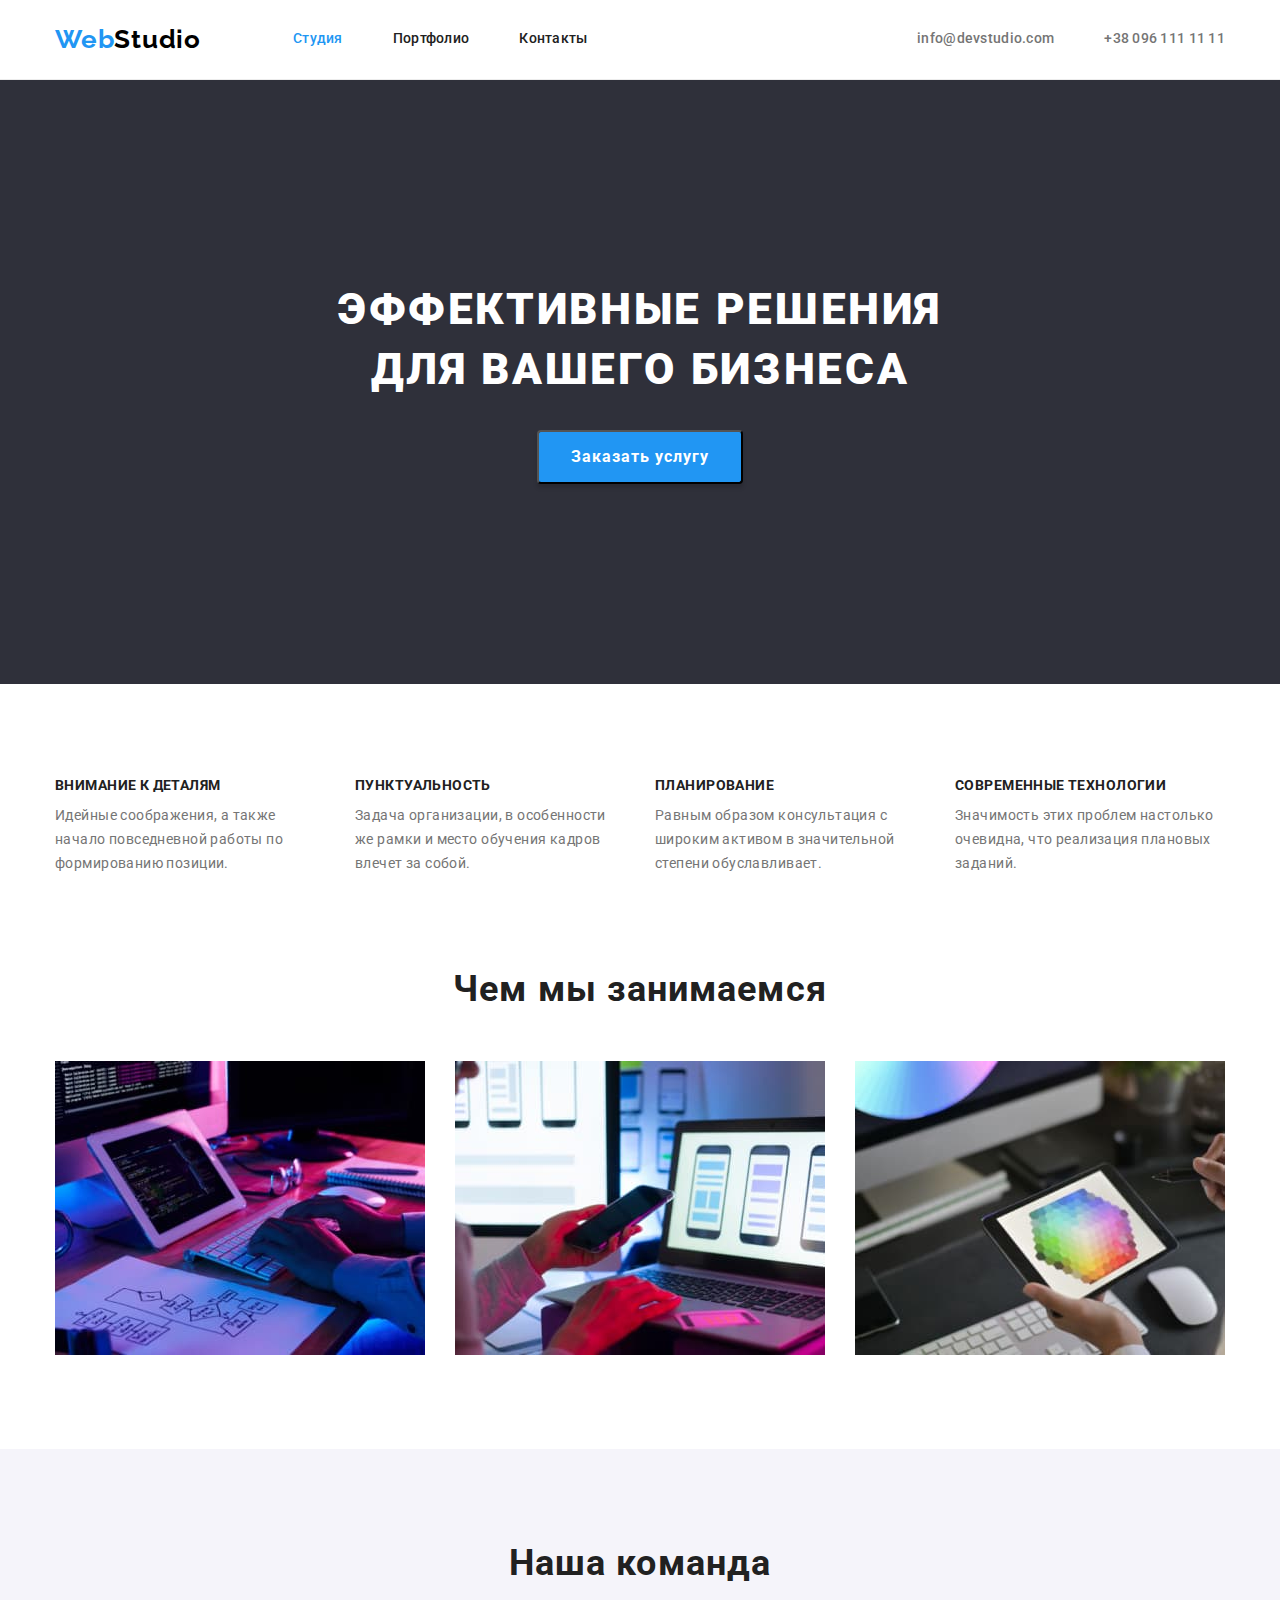
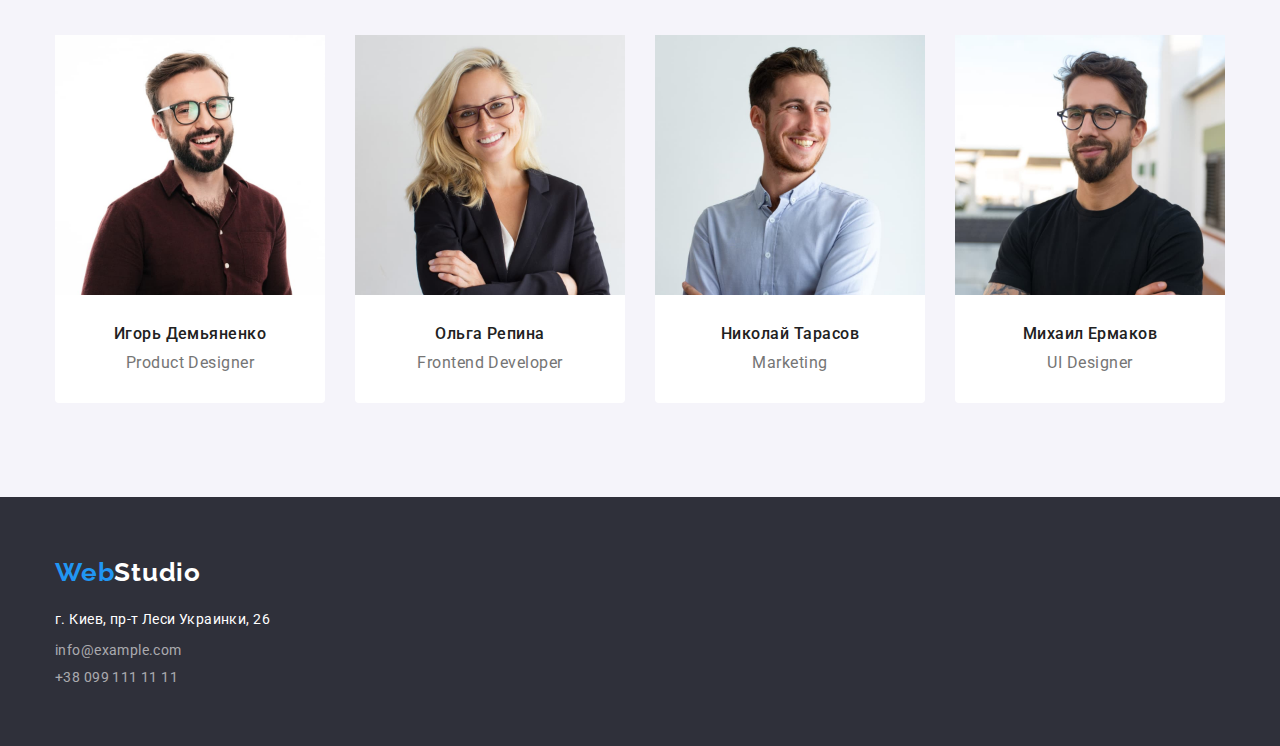
<file: index.html>
<!DOCTYPE html>
<html lang="ru">
  <head>
    <link
      rel="stylesheet"
      href="https://cdnjs.cloudflare.com/ajax/libs/modern-normalize/1.0.0/modern-normalize.min.css"
    />
    <meta charset="UTF-8" />
    <meta http-equiv="X-UA-Compatible" content="IE=edge" />
    <meta name="viewport" content="width=device-width, initial-scale=1.0" />
    <title>WebStudio</title>

    <link rel="preconnect" href="https://fonts.gstatic.com" />
    <link
      href="https://fonts.googleapis.com/css2?family=Raleway:wght@700&family=Roboto:wght@400;500;700;900&display=swap"
      rel="stylesheet"
    />
    <link rel="stylesheet" href="./css/styles.css" />
  </head>

  <body>
    <!--header-->
    <header class="header">
      <div class="container header-container">
        <nav class="main-navigation">
          <a class="logo link" href="./"
            ><span class="logo-color-one">Web</span
            ><span class="logo-color-two">Studio</span></a
          >

          <ul class="menu list">
            <li class="menu-item">
              <a class="menu-link link current" href="./">Студия</a>
            </li>
            <li class="menu-item">
              <a class="menu-link link" href="./portfolio.html">Портфолио</a>
            </li>
            <li class="menu-item">
              <a class="menu-link link" href="">Контакты</a>
            </li>
          </ul>
        </nav>
        <ul class="contact-header list">
          <li class="contact-header-item">
            <a class="contact-header-link link" href="mailto:info@devstudio.com"
              >info@devstudio.com</a
            >
          </li>
          <li class="contact-header-item">
            <a class="contact-header-link link" href="tel:+380961111111"
              >+38 096 111 11 11</a
            >
          </li>
        </ul>
      </div>
    </header>

    <main>
      <!--Герой-->
      <section class="hero">
        <div class="hero-container container">
          <h1 class="hero-title">
            Эффективные решения<br />для вашего бизнеса
          </h1>
          <button class="modal-button" type="button">Заказать услугу</button>
        </div>
      </section>

      <!--Особенности-->
      <section class="features">
        <div class="container">
          <h2 hidden>Особенности</h2>
          <ul class="features-list list">
            <li class="features-item">
              <p class="features-title">Внимание к деталям</p>
              <p class="features-description">
                Идейные соображения, а также начало повседневной работы по
                формированию позиции.
              </p>
            </li>
            <li class="features-item">
              <p class="features-title">Пунктуальность</p>
              <p class="features-description">
                Задача организации, в особенности же рамки и место обучения
                кадров влечет за собой.
              </p>
            </li>
            <li class="features-item">
              <p class="features-title">Планирование</p>
              <p class="features-description">
                Равным образом консультация с широким активом в значительной
                степени обуславливает.
              </p>
            </li>
            <li class="features-item">
              <p class="features-title">Современные технологии</p>
              <p class="features-description">
                Значимость этих проблем настолько очевидна, что реализация
                плановых заданий.
              </p>
            </li>
          </ul>
        </div>
      </section>

      <!--Чем мы занимаемся-->
      <section class="services">
        <div class="container">
          <h2 class="services-heading">Чем мы занимаемся</h2>
          <ul class="services-list list">
            <li class="services-list-item">
              <img
                src="./images/services/services-1.jpg"
                alt="Программист набирает код"
                width="370"
                height="294"
              />
            </li>
            <li class="services-list-item">
              <img
                src="./images/services/services-2.jpg"
                alt="Дизанер создает прототип сайта"
                width="370"
                height="294"
              />
            </li>
            <li class="services-list-item">
              <img
                src="./images/services/services-3.jpg"
                alt="Дизайнер выбирает цветовую схему для саййта"
                width="370"
                height="294"
              />
            </li>
          </ul>
        </div>
      </section>

      <!--Наша команда-->
      <section class="team">
        <div class="container">
          <h2 class="team-heading">Наша команда</h2>
          <ul class="team-list list">
            <li class="team-list-item">
              <img
                src="./images/team/igor-demyanenko.jpg"
                alt="Фотография Игоря Демьяненко"
                width="270"
                height="260"
              />
              <div class="team-member-frame">
                <h3 class="team-member-name">Игорь Демьяненко</h3>
                <p class="team-member-position" lang="en">Product Designer</p>
              </div>
            </li>
            <li class="team-list-item">
              <img
                src="./images/team/olga-repina.jpg"
                alt="Фотография Ольги Репиной"
                width="270"
                height="260"
              />
              <div class="team-member-frame">
                <h3 class="team-member-name">Ольга Репина</h3>
                <p class="team-member-position" lang="en">Frontend Developer</p>
              </div>
            </li>
            <li class="team-list-item">
              <img
                src="./images/team/nikolay-tarasov.jpg"
                alt="Фотография Николая Тарасова"
                width="270"
                height="260"
              />
              <div class="team-member-frame">
                <h3 class="team-member-name">Николай Тарасов</h3>
                <p class="team-member-position" lang="en">Marketing</p>
              </div>
            </li>
            <li class="team-list-item">
              <img
                src="./images/team/mikhail-ermakov.jpg"
                alt="Фотография Михаила Ермакова"
                width="270"
                height="260"
              />
              <div class="team-member-frame">
                <h3 class="team-member-name">Михаил Ермаков</h3>
                <p class="team-member-position" lang="en">UI Designer</p>
              </div>
            </li>
          </ul>
        </div>
      </section>
    </main>

    <!--Футер-->
    <footer class="footer">
      <div class="footer-container container">
        <div class="logo-footer">
          <a class="logo link" href="./"
            ><span class="logo-color-one">Web</span
            ><span class="logo-color-three">Studio</span></a
          >
        </div>

        <address class="footer-address">
          <ul class="footer-address-list list">
            <li class="fotter-address-item">
              <a
                class="fotter-address-link link"
                href="https://goo.gl/maps/drPXnBKoKRhrvhJq7"
                target="_blank"
                rel="noopener noreferrer"
                >г. Киев, пр-т Леси Украинки, 26</a
              >
            </li>
            <li class="fotter-address-item">
              <a class="fotter-contact-link link" href="mailto:info@example.com"
                >info@example.com</a
              >
            </li>
            <li class="fotter-address-item">
              <a class="fotter-contact-link link" href="tel:+380991111111"
                >+38 099 111 11 11</a
              >
            </li>
          </ul>
        </address>
      </div>
    </footer>
  </body>
</html>
</file>
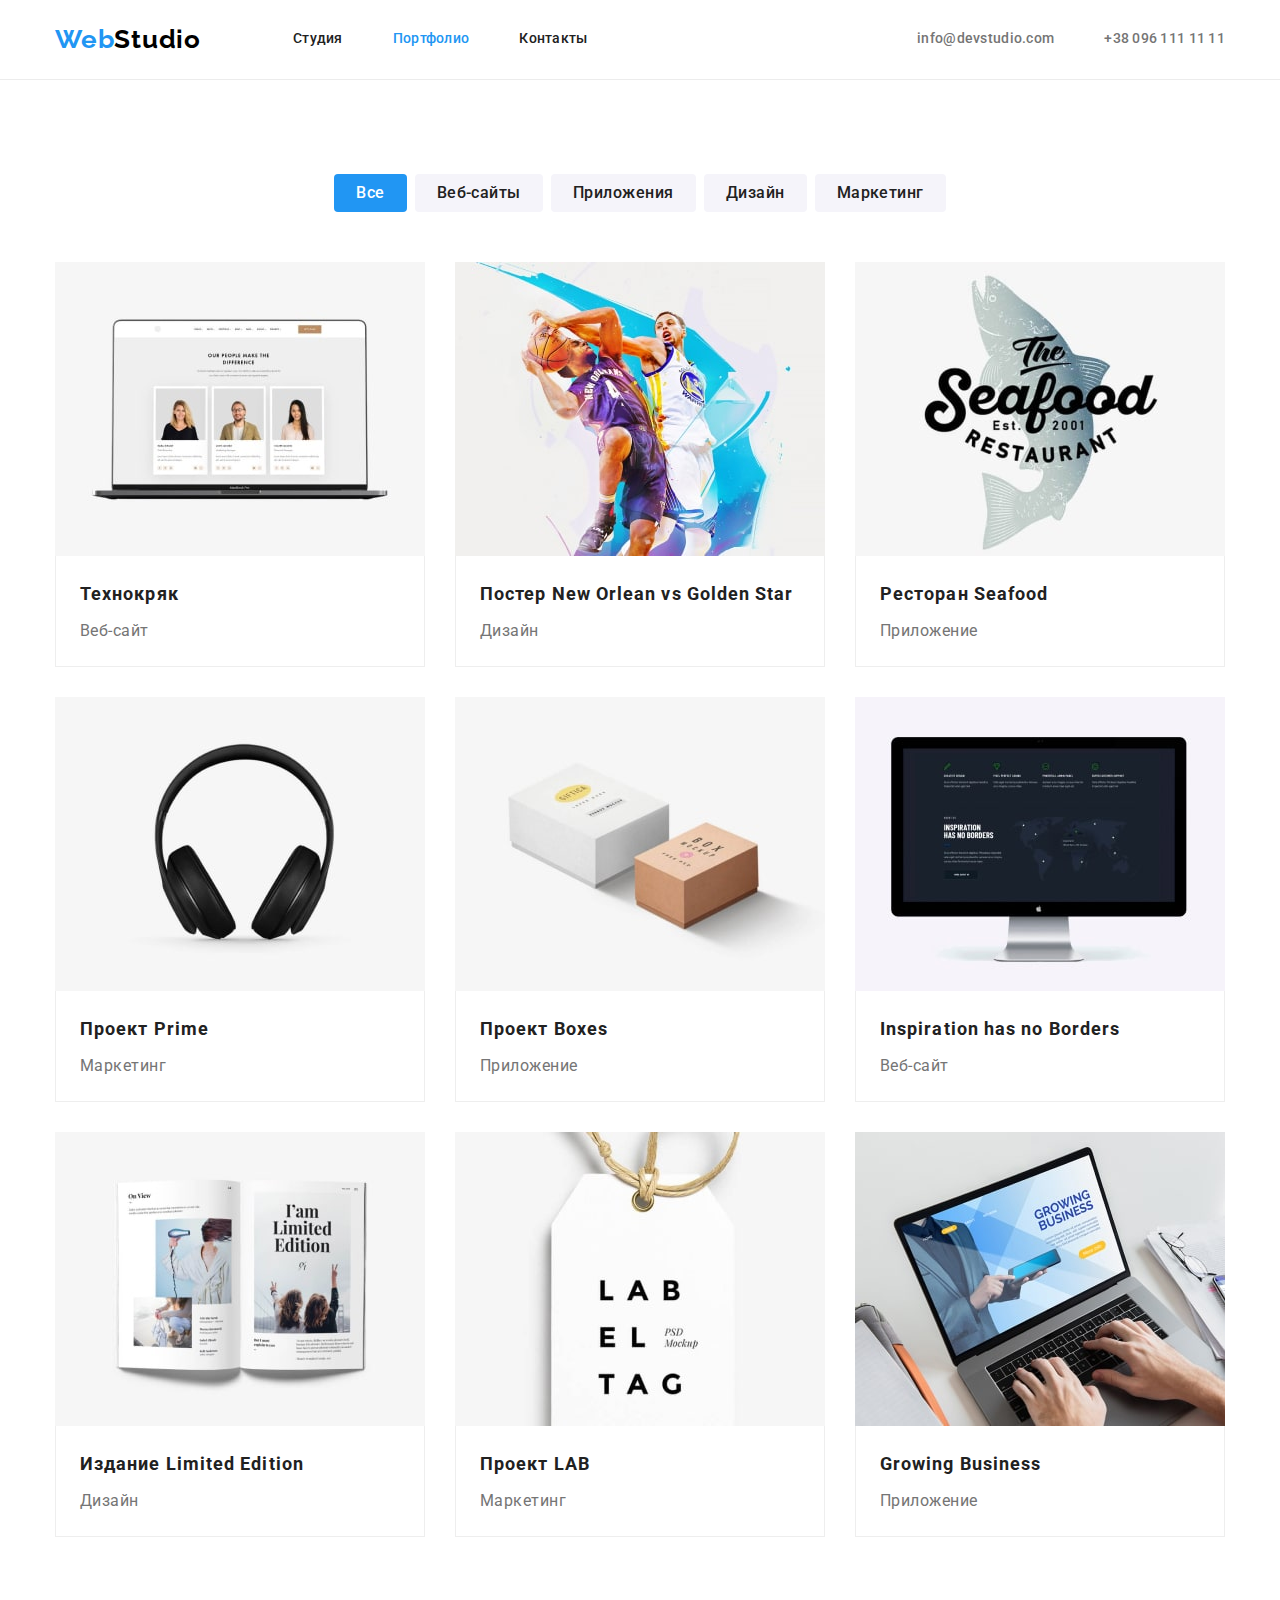
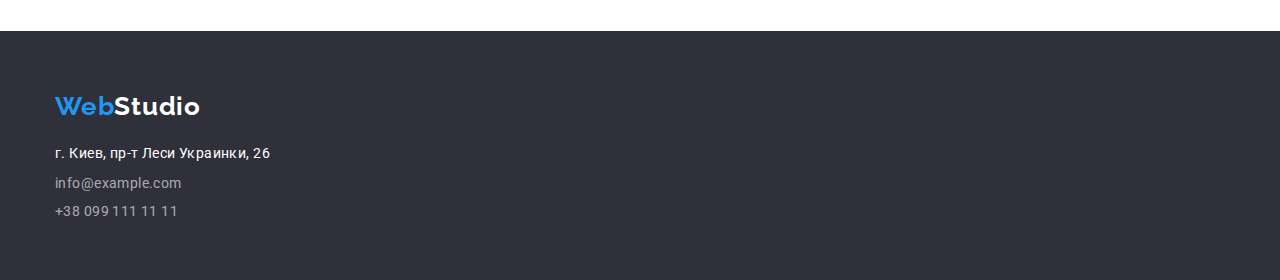
<file: portfolio.html>
<!DOCTYPE html>
<html lang="ru">
  <head>
    <link
      rel="stylesheet"
      href="https://cdnjs.cloudflare.com/ajax/libs/modern-normalize/1.0.0/modern-normalize.min.css"
    />
    <meta charset="UTF-8" />
    <meta http-equiv="X-UA-Compatible" content="IE=edge" />
    <meta name="viewport" content="width=device-width, initial-scale=1.0" />
    <title>Портфолио</title>

    <link rel="preconnect" href="https://fonts.gstatic.com" />
    <link
      href="https://fonts.googleapis.com/css2?family=Raleway:wght@700&family=Roboto:wght@400;500;700;900&display=swap"
      rel="stylesheet"
    />
    <link rel="stylesheet" href="./css/styles.css" />
  </head>

  <body>
    <!--header-->
    <header class="header">
      <div class="container header-container">
        <nav class="main-navigation">
          <a class="logo link" href="./"
            ><span class="logo-color-one">Web</span
            ><span class="logo-color-two">Studio</span></a
          >

          <ul class="menu list">
            <li class="menu-item">
              <a class="menu-link link" href="./">Студия</a>
            </li>
            <li class="menu-item">
              <a class="menu-link link current" href="./portfolio.html"
                >Портфолио</a
              >
            </li>
            <li class="menu-item">
              <a class="menu-link link" href="">Контакты</a>
            </li>
          </ul>
        </nav>
        <ul class="contact-header list">
          <li class="contact-header-item">
            <a class="contact-header-link link" href="mailto:info@devstudio.com"
              >info@devstudio.com</a
            >
          </li>
          <li class="contact-header-item">
            <a class="contact-header-link link" href="tel:+380961111111"
              >+38 096 111 11 11</a
            >
          </li>
        </ul>
      </div>
    </header>

    <main>
      <section class="portfolio">
        <div class="portfolio-container container">
          <h1 hidden>Портфолио</h1>

          <!--фильтр по работам-->
          <ul class="filter-list list">
            <li class="filter-item">
              <button class="filter-buttom current" type="button">Все</button>
            </li>
            <li class="filter-item">
              <button class="filter-buttom" type="button">Веб-сайты</button>
            </li>
            <li class="filter-item">
              <button class="filter-buttom" type="button">Приложения</button>
            </li>
            <li class="filter-item">
              <button class="filter-buttom" type="button">Дизайн</button>
            </li>
            <li class="filter-item">
              <button class="filter-buttom" type="button">Маркетинг</button>
            </li>
          </ul>

          <!--работы в портфолио-->
          <ul class="portfolio-list list">
            <li class="portfolio-item">
              <img
                src="./images/portfolio/portfilio-1.jpg"
                alt="Веб-сайт Технокряк"
                width="370"
                height="294"
              />
              <div class="portfolio-item-frame">
                <h3 class="portfolio-item-name">Технокряк</h3>
                <p class="portfolio-item-description">Веб-сайт</p>
              </div>
            </li>
            <li class="portfolio-item">
              <img
                src="./images/portfolio/portfilio-2.jpg"
                alt="Дизайн Постера New Orlean vs Golden Star"
                width="370"
                height="294"
              />
              <div class="portfolio-item-frame">
                <h3 class="portfolio-item-name">
                  Постер New Orlean vs Golden Star
                </h3>
                <p class="portfolio-item-description">Дизайн</p>
              </div>
            </li>
            <li class="portfolio-item">
              <img
                src="./images/portfolio/portfilio-3.jpg"
                alt="Приложение для ресторан Seafood"
                width="370"
                height="294"
              />
              <div class="portfolio-item-frame">
                <h3 class="portfolio-item-name">Ресторан Seafood</h3>
                <p class="portfolio-item-description">Приложение</p>
              </div>
            </li>
            <li class="portfolio-item">
              <img
                src="./images/portfolio/portfilio-4.jpg"
                alt="Маркетинг для проекта Prime"
                width="370"
                height="294"
              />
              <div class="portfolio-item-frame">
                <h3 class="portfolio-item-name">Проект Prime</h3>
                <p class="portfolio-item-description">Маркетинг</p>
              </div>
            </li>
            <li class="portfolio-item">
              <img
                src="./images/portfolio/portfilio-5.jpg"
                alt="Приложение для проекта Boxes"
                width="370"
                height="294"
              />
              <div class="portfolio-item-frame">
                <h3 class="portfolio-item-name">Проект Boxes</h3>
                <p class="portfolio-item-description">Приложение</p>
              </div>
            </li>
            <li class="portfolio-item">
              <img
                src="./images/portfolio/portfilio-6.jpg"
                alt="Веб-сайт для Inspiration has no Borders"
                width="370"
                height="294"
              />
              <div class="portfolio-item-frame">
                <h3 class="portfolio-item-name">Inspiration has no Borders</h3>
                <p class="portfolio-item-description">Веб-сайт</p>
              </div>
            </li>
            <li class="portfolio-item">
              <img
                src="./images/portfolio/portfilio-7.jpg"
                alt="Дизайн для издания Limited Edition"
                width="370"
                height="294"
              />
              <div class="portfolio-item-frame">
                <h3 class="portfolio-item-name">Издание Limited Edition</h3>
                <p class="portfolio-item-description">Дизайн</p>
              </div>
            </li>
            <li class="portfolio-item">
              <img
                src="./images/portfolio/portfilio-8.jpg"
                alt="Маркетинг для проекта LAB"
                width="370"
                height="294"
              />
              <div class="portfolio-item-frame">
                <h3 class="portfolio-item-name">Проект LAB</h3>
                <p class="portfolio-item-description">Маркетинг</p>
              </div>
            </li>
            <li class="portfolio-item">
              <img
                src="./images/portfolio/portfilio-9.jpg"
                alt="Приложение для Growing Business"
                width="370"
                height="294"
              />
              <div class="portfolio-item-frame">
                <h3 class="portfolio-item-name">Growing Business</h3>
                <p class="portfolio-item-description">Приложение</p>
              </div>
            </li>
          </ul>
        </div>
      </section>
    </main>

    <!--Футер-->
    <footer class="footer">
      <div class="footer-container container">
        <div class="logo-footer">
          <a class="logo link" href="./"
            ><span class="logo-color-one">Web</span
            ><span class="logo-color-three">Studio</span></a
          >
        </div>

        <address class="footer-address">
          <ul class="footer-address-list list">
            <li class="fotter-address-item">
              <a
                class="fotter-address-link link"
                href="https://goo.gl/maps/drPXnBKoKRhrvhJq7"
                target="_blank"
                rel="noopener noreferrer"
                >г. Киев, пр-т Леси Украинки, 26</a
              >
            </li>
            <li class="fotter-address-item">
              <a class="fotter-contact-link link" href="mailto:info@example.com"
                >info@example.com</a
              >
            </li>
            <li class="fotter-address-item">
              <a class="fotter-contact-link link" href="tel:+380991111111"
                >+38 099 111 11 11</a
              >
            </li>
          </ul>
        </address>
      </div>
    </footer>
  </body>
</html>
</file>
<file: css/styles.css>
/*variable*/
:root {
  --main-font: "Roboto", sans-serif;
  --secondary-font: "Raleway", sans-serif;
  --accent-color: #2196f3;
  --text-title-color: #212121;
}

/* reset styles by tag selector*/

h1,
h2,
h3,
h4,
h5,
h6,
p {
  margin-top: 0;
  margin-bottom: 0;
}

ul,
ol {
  margin-top: 0;
  margin-bottom: 0;
  padding-left: 0;
}

img {
  display: block;
}

.list {
  list-style: none;
}

.link {
  text-decoration: none;
}

/*general*/

.container {
  width: 1200px;
  margin: 0 auto;
  padding-left: 15px;
  padding-right: 15px;
}

body {
  font-family: var(--main-font);
}

/*=======HEADER=======*/

.header {
  padding-top: 24px;
  padding-bottom: 24px;

  font-family: var(--main-font);
  font-weight: 500;
  font-size: 14px;
  line-height: 1.14;
  letter-spacing: 0.02em;

  border-bottom: 1px solid #ececec;
}

.header-container {
  display: flex;
  align-items: center;
  justify-content: space-between;
}

/*LOGO*/
.logo {
  margin-right: 92px;

  font-family: var(--secondary-font);
  font-weight: 700;
  font-size: 26px;
  line-height: 1.19;
  letter-spacing: 0.03em;
}
.logo-color-one {
  color: var(--accent-color);
}
.logo-color-two {
  color: #000000;
}
.logo-color-three {
  color: #ffffff;
}
/*END LOGO*/

.main-navigation {
  display: flex;
}

.menu {
  display: flex;
  align-items: center;
}
.menu-item:not(:last-child) {
  margin-right: 50px;
}

.menu-link {
  color: var(--text-title-color);
}

.menu-link.current {
  color: var(--accent-color);
}

.menu-link:hover,
.menu-link:focus {
  color: var(--accent-color);
}

.contact-header {
  display: flex;
}
.contact-header-item:not(:last-child) {
  margin-right: 50px;
}
.contact-header-link {
  color: #757575;
}
.contact-header-link:hover,
.contact-header-link:focus {
  color: var(--accent-color);
}
/*=======END HEADER=======*/

/*=======HERO=======*/
.hero {
  padding: 200px 0;
  text-align: center;
  background: #2f303a;
}
.hero-container {
}
.hero-title {
  margin-bottom: 30px;

  font-family: var(--main-font);
  font-weight: 900;
  font-size: 44px;
  line-height: 1.36;

  text-align: center;
  letter-spacing: 0.06em;
  text-transform: uppercase;

  color: #ffffff;
}
.modal-button {
  padding: 10px 32px;

  font-family: var(--main-font);
  font-weight: 700;
  font-size: 16px;
  line-height: 1.88;
  align-items: center;
  text-align: center;
  letter-spacing: 0.06em;

  color: #ffffff;
  background-color: var(--accent-color);
  box-shadow: 0px 4px 4px rgba(0, 0, 0, 0.15);
  border-radius: 4px;
  cursor: pointer;
}

/*=======END HERO=======*/

/*=======FEATURES=======*/

.features {
  padding-top: 94px;
  padding-bottom: 94px;
}
.features-list {
  display: flex;
  flex-wrap: wrap;
  /*justify-content: space-between;*/
  margin-top: -30px;
  margin-left: -30px;
}
.features-item {
  /*width: 270px;*/
  margin-top: 30px;
  margin-left: 30px;

  flex-basis: calc((100% - 120px) / 4);
}
.features-title {
  margin-bottom: 10px;

  font-weight: 700;
  font-size: 14px;
  line-height: 1.14;
  letter-spacing: 0.03em;
  text-transform: uppercase;

  color: var(--text-title-color);
}
.features-description {
  font-weight: 400;
  font-size: 14px;
  line-height: 1.71;
  letter-spacing: 0.03em;

  color: #757575;
}
/*=======END FEATURES=======*/

/*=======SERVICES=======*/

.services {
  padding-top: 0px;
  padding-bottom: 94px;
}
.services-heading {
  margin-bottom: 50px;

  font-style: normal;
  font-weight: 700;
  font-size: 36px;
  line-height: 1.16;
  text-align: center;
  letter-spacing: 0.03em;

  color: var(--text-title-color);
}
.services-list {
  display: flex;
  flex-wrap: wrap;
  margin-top: -30px;
  margin-left: -30px;
}

.services-list-item {
  margin-top: 30px;
  margin-left: 30px;

  flex-basis: calc((100% - 90px) / 3);
}

/*=======END SERVICES=======*/

/*=======TEAM=======*/

.team {
  background: #f5f4fa;
  padding-top: 94px;
  padding-bottom: 94px;
}
.team-heading {
  margin-bottom: 50px;

  font-style: normal;
  font-weight: 700;
  font-size: 36px;
  line-height: 1.16;
  text-align: center;
  letter-spacing: 0.03em;

  color: var(--text-title-color);
}
.team-list {
  display: flex;
  flex-wrap: wrap;

  margin-top: -30px;
  margin-left: -30px;
}

.team-list-item {
  margin-top: 30px;
  margin-left: 30px;

  flex-basis: calc((100% - 120px) / 4);

  background: #ffffff;
  border-radius: 0px 0px 4px 4px;
}

.team-member-frame {
  padding-top: 30px;
  padding-bottom: 30px;
}

.team-member-name {
  margin-bottom: 10px;

  font-style: normal;
  font-weight: 500;
  font-size: 16px;
  line-height: 1.18;
  text-align: center;
  letter-spacing: 0.03em;

  color: var(--text-title-color);
}
.team-member-position {
  font-weight: 400;
  font-size: 16px;
  line-height: 1.18;
  text-align: center;
  letter-spacing: 0.03em;

  color: #757575;
}

/*=======END TEAM=======*/

/*=======FOOTER=======*/
.footer {
  padding: 60px 0;
  background-color: #2f303a;
}
.footer-container {
}

.logo-footer {
  margin-bottom: 20px;
}

.footer-address {
}
.footer-address-list {
}

.fotter-address-item:not(:last-child) {
  margin-bottom: 9px;
}
.fotter-address-link {
  font-style: normal;
  font-weight: 400;
  font-size: 14px;
  line-height: 1.71;
  letter-spacing: 0.03em;

  color: #ffffff;
}

.fotter-address-link:hover,
.fotter-address-link:focus {
  color: var(--accent-color);
}

.fotter-contact-link {
  font-style: normal;
  font-weight: 400;
  font-size: 14px;
  line-height: 1.71px;
  letter-spacing: 0.03em;

  color: rgba(255, 255, 255, 0.6);
}

.fotter-contact-link:hover,
.fotter-contact-link:focus {
  color: var(--accent-color);
}

/*=======FOOTER=======*/

/*=======PORFOLIO PAGE=======*/

.portfolio {
  padding-top: 94px;
  padding-bottom: 94px;
}
.portfolio-container {
}

/*filter*/
.filter-list {
  display: flex;
  justify-content: center;

  margin-bottom: 50px;
}

.filter-item:not(:last-child) {
  margin-right: 8px;
}
.filter-buttom {
  padding: 6px 22px;

  font-weight: 500;
  font-size: 16px;
  line-height: 1.62;
  text-align: center;
  letter-spacing: 0.03em;

  color: var(--text-title-color);

  background: #f5f4fa;
  border-radius: 4px;

  border: none;

  cursor: pointer;
}

.filter-buttom.current {
  color: #ffffff;
  background: var(--accent-color);
}

.filter-buttom:hover,
.filter-buttom:focus {
  color: #ffffff;
  background: var(--accent-color);
}

/*end filter*/

/*gallery*/

.portfolio-list {
  display: flex;
  flex-wrap: wrap;

  margin-top: -30px;
  margin-left: -30px;
}
.portfolio-item {
  margin-top: 30px;
  margin-left: 30px;

  flex-basis: calc((100% - 90px) / 3);
}

.portfolio-item-frame {
  padding: 20px 24px;

  background: #ffffff;
  border: 1px solid #eeeeee;
  border-top: none;
}

.portfolio-item-name {
  margin-bottom: 4px;

  font-weight: 700;
  font-size: 18px;
  line-height: 2;
  letter-spacing: 0.06em;

  color: var(--text-title-color);
}
.portfolio-item-description {
  font-weight: 400;
  font-size: 16px;
  line-height: 1.87;
  letter-spacing: 0.03em;

  color: #757575;

  /*end gallery*/
}
/*=======END PORFOLIO PAGE=======*/
</file>
